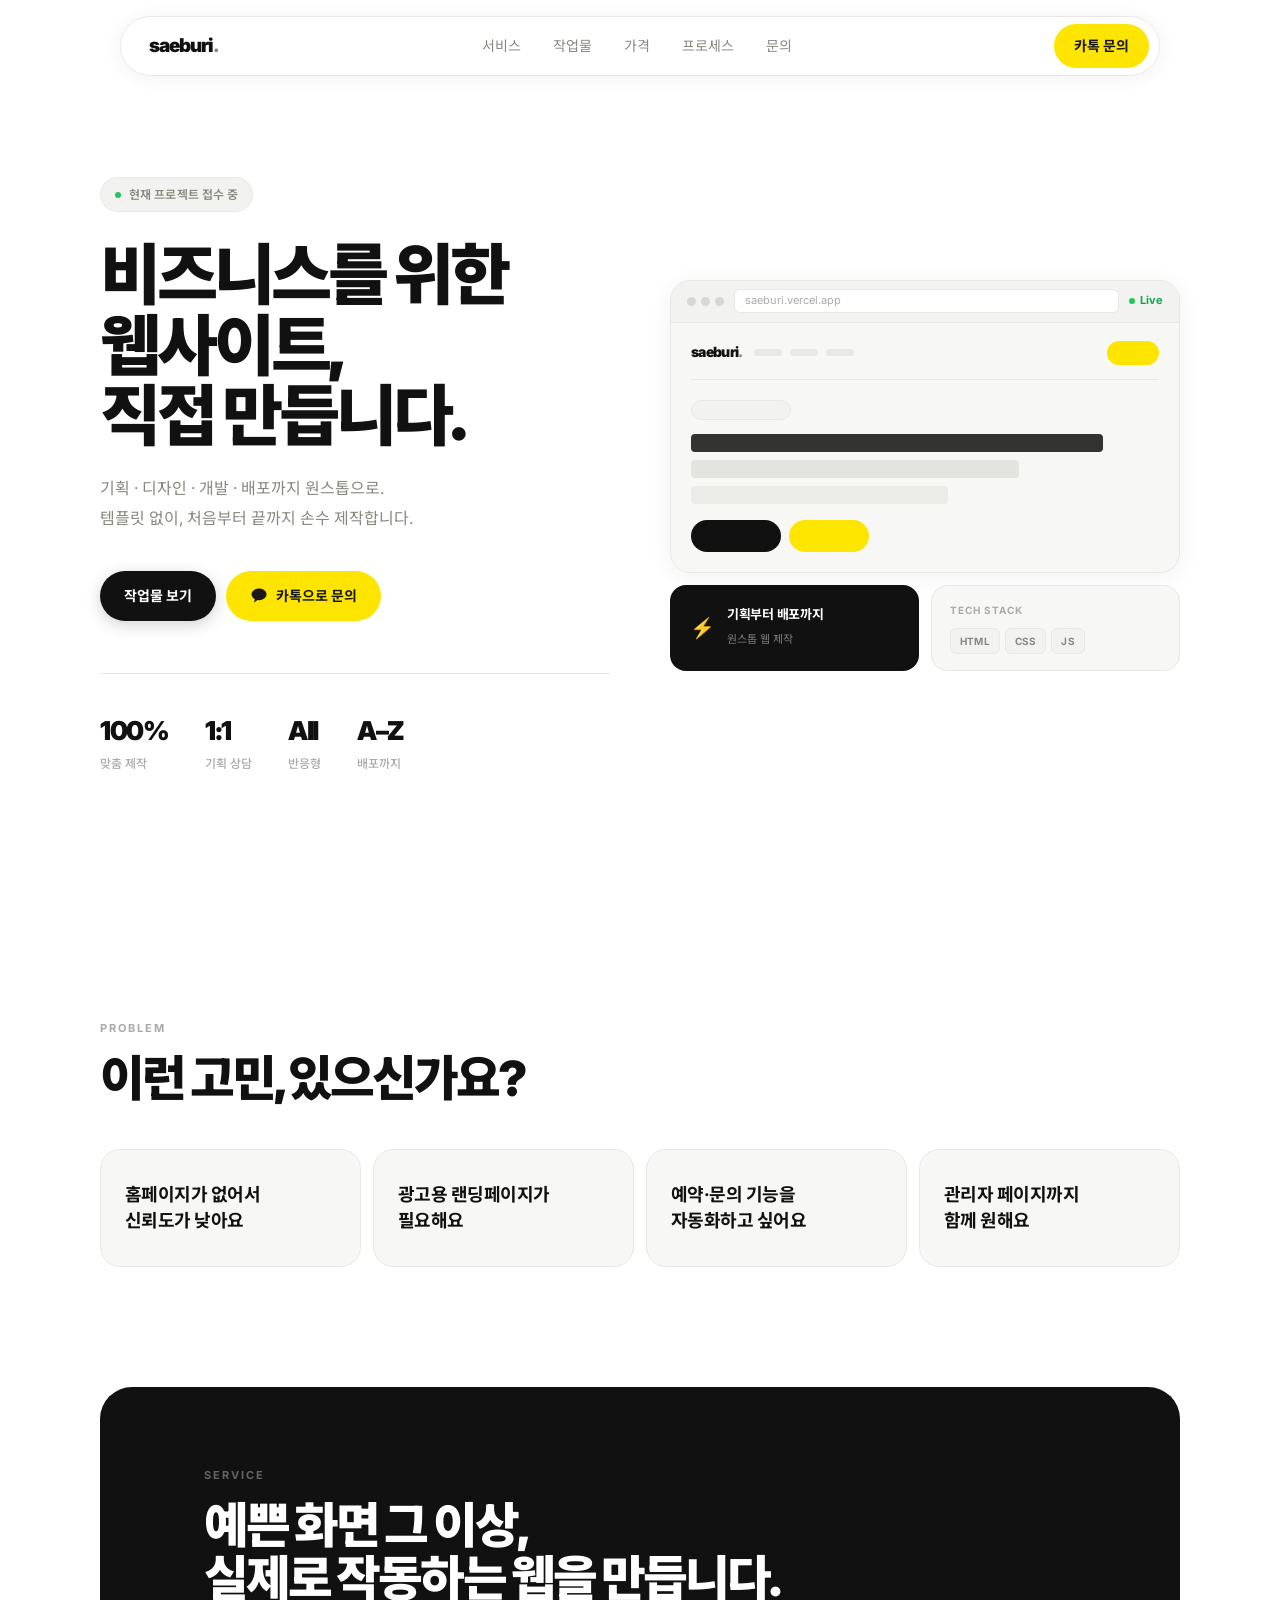
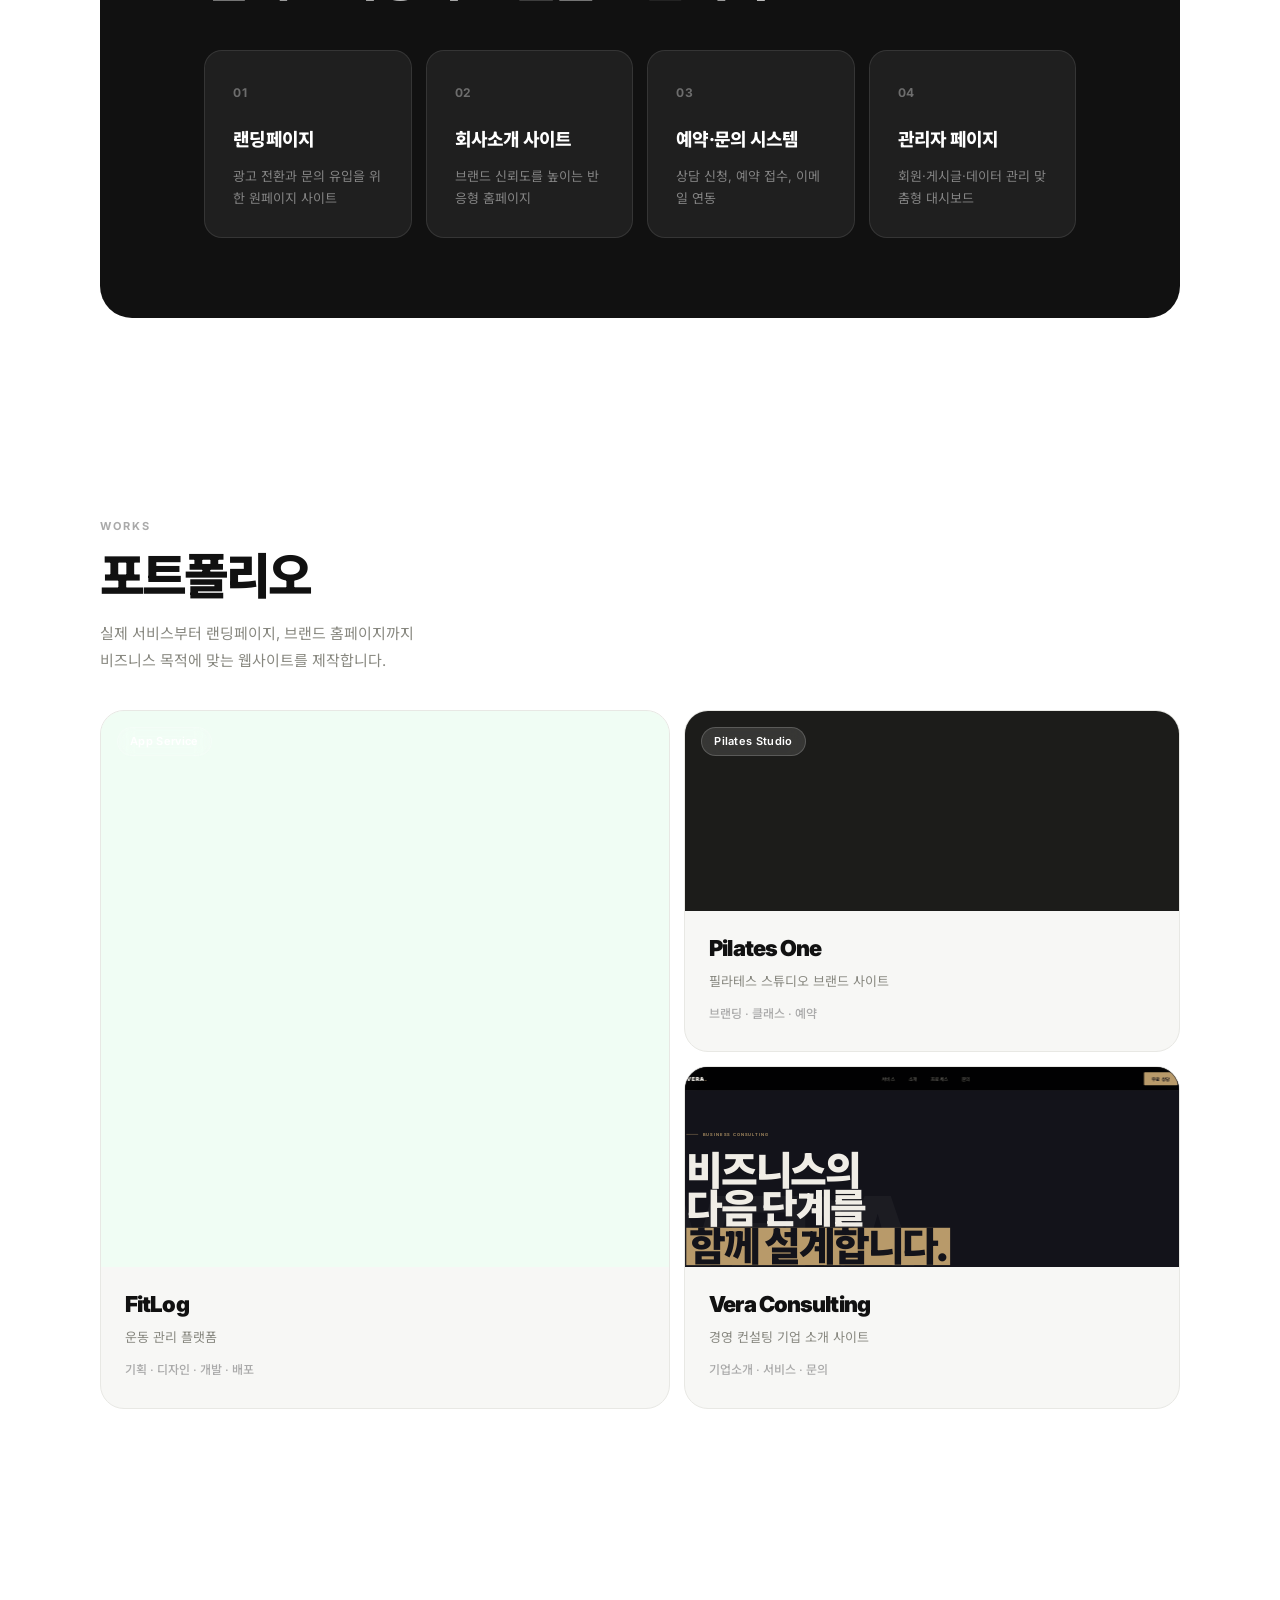
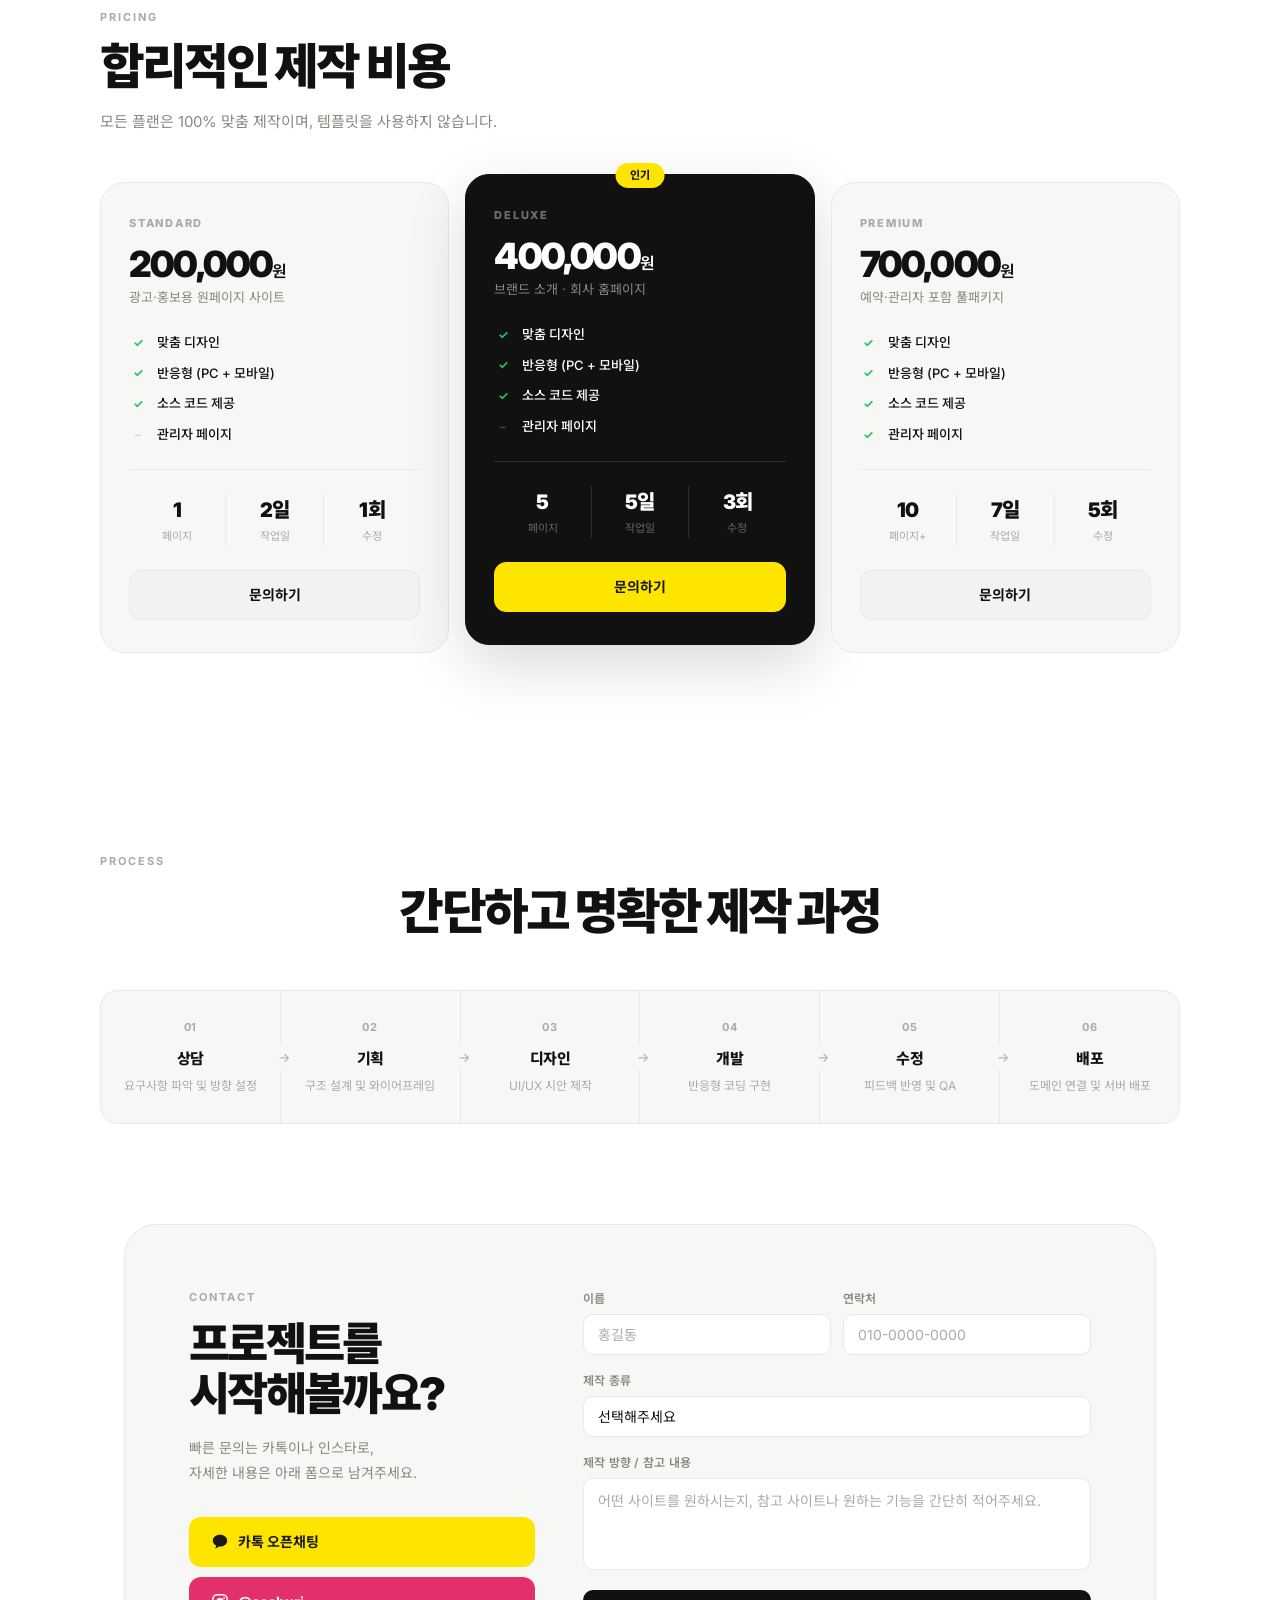
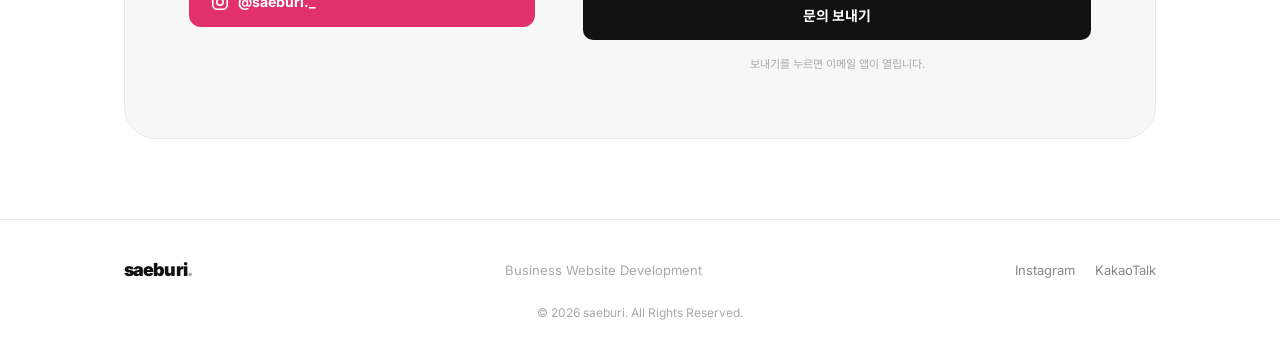
<file: index.html>
<!DOCTYPE html>
<html lang="ko">
<head>
  <meta charset="UTF-8" />
  <meta name="viewport" content="width=device-width, initial-scale=1.0" />
  <title>saeburi | 웹사이트 제작</title>
  <link rel="preconnect" href="https://fonts.googleapis.com">
  <link rel="preconnect" href="https://fonts.gstatic.com" crossorigin>
  <link href="https://fonts.googleapis.com/css2?family=Inter:wght@400;500;600;700;800;900&family=Noto+Sans+KR:wght@400;500;600;700;800;900&display=swap" rel="stylesheet">
  <link rel="stylesheet" href="style.css" />
</head>
<body>

  <!-- NAV -->
  <header class="nav-wrap">
    <nav class="nav">
      <a href="#home" class="nav-logo">saeburi<span class="dot">.</span></a>
      <ul class="nav-links">
        <li><a href="#service">서비스</a></li>
        <li><a href="#works">작업물</a></li>
        <li><a href="#pricing">가격</a></li>
        <li><a href="#process">프로세스</a></li>
        <li><a href="#contact">문의</a></li>
      </ul>
      <a href="https://open.kakao.com/o/szGfuDyi" target="_blank" class="nav-cta">카톡 문의</a>
    </nav>
  </header>

  <main>

    <!-- HERO -->
    <section id="home" class="hero">
      <div class="hero-inner">
        <div class="hero-badge">
          <span class="badge-dot"></span>
          현재 프로젝트 접수 중
        </div>
        <h1 class="hero-title">
          <span class="line">비즈니스를 위한</span>
          <span class="line grad">웹사이트,</span>
          <span class="line">직접 만듭니다.</span>
        </h1>
        <p class="hero-sub">
          기획 · 디자인 · 개발 · 배포까지 원스톱으로.<br>
          템플릿 없이, 처음부터 끝까지 손수 제작합니다.
        </p>
        <div class="hero-btns">
          <a href="#works" class="hbtn primary">작업물 보기</a>
          <a href="https://open.kakao.com/o/szGfuDyi" target="_blank" class="hbtn kakao">
            <svg width="18" height="18" viewBox="0 0 18 18" fill="none"><path d="M9 1.5C4.858 1.5 1.5 4.134 1.5 7.37c0 2.075 1.352 3.895 3.394 4.95l-.864 3.13 3.56-2.347A9.3 9.3 0 009 13.24c4.142 0 7.5-2.634 7.5-5.87S13.142 1.5 9 1.5z" fill="currentColor"/></svg>
            카톡으로 문의
          </a>
        </div>
        <div class="hero-stats">
          <div><b>100%</b><span>맞춤 제작</span></div>
          <div><b>1:1</b><span>기획 상담</span></div>
          <div><b>All</b><span>반응형</span></div>
          <div><b>A–Z</b><span>배포까지</span></div>
        </div>
      </div>
      <div class="hero-visual">
        <div class="hv-main-card">
          <div class="hvm-browser">
            <div class="hvm-dots"><span></span><span></span><span></span></div>
            <div class="hvm-url">saeburi.vercel.app</div>
            <div class="hvm-live"><span></span>Live</div>
          </div>
          <div class="hvm-body">
            <div class="hvm-nav-mock">
              <div class="hvm-brand">saeburi<span>.</span></div>
              <div class="hvm-nav-items"><i></i><i></i><i></i></div>
              <div class="hvm-nav-btn"></div>
            </div>
            <div class="hvm-hero-mock">
              <div class="hvm-badge-mock"></div>
              <div class="hvm-title-mock t1"></div>
              <div class="hvm-title-mock t2"></div>
              <div class="hvm-title-mock t3"></div>
              <div class="hvm-btn-mock-row">
                <div class="hvm-btn-mock dark"></div>
                <div class="hvm-btn-mock yellow"></div>
              </div>
            </div>
          </div>
        </div>
        <div class="hv-bottom-row">
          <div class="hv-info-card">
            <div class="hvic-icon">⚡</div>
            <div>
              <strong>기획부터 배포까지</strong>
              <span>원스톱 웹 제작</span>
            </div>
          </div>
          <div class="hv-stack-card">
            <span class="hvs-label">Tech Stack</span>
            <div class="hvs-tags">
              <span>HTML</span><span>CSS</span><span>JS</span>
            </div>
          </div>
        </div>
      </div>
    </section>

    <!-- PROBLEM -->
    <section class="problem-section">
      <div class="wrap">
        <div class="section-label">Problem</div>
        <h2 class="section-title">이런 고민, 있으신가요?</h2>
        <div class="bento">
          <div class="bento-card b1">홈페이지가 없어서<br>신뢰도가 낮아요</div>
          <div class="bento-card b2">광고용 랜딩페이지가<br>필요해요</div>
          <div class="bento-card b3">예약·문의 기능을<br>자동화하고 싶어요</div>
          <div class="bento-card b4">관리자 페이지까지<br>함께 원해요</div>
        </div>
      </div>
    </section>

    <!-- SERVICE -->
    <section id="service" class="service-section">
      <div class="wrap">
        <div class="section-label">Service</div>
        <h2 class="section-title">예쁜 화면 그 이상,<br>실제로 작동하는 웹을 만듭니다.</h2>
        <div class="service-grid">
          <div class="svc-card">
            <span class="svc-num">01</span>
            <h3>랜딩페이지</h3>
            <p>광고 전환과 문의 유입을 위한 원페이지 사이트</p>
          </div>
          <div class="svc-card">
            <span class="svc-num">02</span>
            <h3>회사소개 사이트</h3>
            <p>브랜드 신뢰도를 높이는 반응형 홈페이지</p>
          </div>
          <div class="svc-card">
            <span class="svc-num">03</span>
            <h3>예약·문의 시스템</h3>
            <p>상담 신청, 예약 접수, 이메일 연동</p>
          </div>
          <div class="svc-card">
            <span class="svc-num">04</span>
            <h3>관리자 페이지</h3>
            <p>회원·게시글·데이터 관리 맞춤형 대시보드</p>
          </div>
        </div>
      </div>
    </section>

    <!-- WORKS -->
    <section id="works" class="works-section">
      <div class="wrap">
        <div class="section-label">Works</div>
        <h2 class="section-title">포트폴리오</h2>
        <p class="works-desc">실제 서비스부터 랜딩페이지, 브랜드 홈페이지까지<br>비즈니스 목적에 맞는 웹사이트를 제작합니다.</p>
        <div class="works-grid">
          <article class="wk-card wk-large">
            <a href="https://fitlog-web-inky.vercel.app/" target="_blank" class="wk-link">
              <div class="wk-thumb fitlog">
                <div class="wk-badge">App Service</div>
                <div class="wk-hover">바로가기 →</div>
                <iframe
                  src="https://fitlog-web-inky.vercel.app/"
                  class="wk-iframe"
                  scrolling="no"
                  tabindex="-1"
                ></iframe>
              </div>
              <div class="wk-info">
                <h3>FitLog</h3>
                <p>운동 관리 플랫폼</p>
                <div class="wk-tags"><span>기획 · 디자인 · 개발 · 배포</span></div>
              </div>
            </a>
          </article>
          <article class="wk-card">
            <a href="https://pilates-one-iota.vercel.app" target="_blank" class="wk-link">
              <div class="wk-thumb pilates">
                <div class="wk-badge">Pilates Studio</div>
                <div class="wk-hover">바로가기 →</div>
                <iframe src="https://pilates-one-iota.vercel.app" class="wk-iframe" scrolling="no" tabindex="-1"></iframe>
              </div>
              <div class="wk-info">
                <h3>Pilates One</h3>
                <p>필라테스 스튜디오 브랜드 사이트</p>
                <div class="wk-tags"><span>브랜딩 · 클래스 · 예약</span></div>
              </div>
            </a>
          </article>
          <article class="wk-card">
            <a href="consulting.html" target="_blank" class="wk-link">
              <div class="wk-thumb consulting">
                <div class="wk-badge">Consulting</div>
                <div class="wk-hover">바로가기 →</div>
                <iframe src="consulting.html" class="wk-iframe" scrolling="no" tabindex="-1"></iframe>
              </div>
              <div class="wk-info">
                <h3>Vera Consulting</h3>
                <p>경영 컨설팅 기업 소개 사이트</p>
                <div class="wk-tags"><span>기업소개 · 서비스 · 문의</span></div>
              </div>
            </a>
          </article>
        </div>
      </div>
    </section>

    <!-- PRICING -->
    <section id="pricing" class="pricing-section">
      <div class="wrap">
        <div class="section-label">Pricing</div>
        <h2 class="section-title">합리적인 제작 비용</h2>
        <p class="pricing-desc">모든 플랜은 100% 맞춤 제작이며, 템플릿을 사용하지 않습니다.</p>
        <div class="pricing-grid">

          <div class="price-card">
            <div class="price-tier">STANDARD</div>
            <div class="price-amt">200,000<span>원</span></div>
            <p class="price-sub">광고·홍보용 원페이지 사이트</p>
            <ul class="price-list">
              <li><span class="pi on">✓</span> 맞춤 디자인</li>
              <li><span class="pi on">✓</span> 반응형 (PC + 모바일)</li>
              <li><span class="pi on">✓</span> 소스 코드 제공</li>
              <li><span class="pi off">–</span> 관리자 페이지</li>
            </ul>
            <div class="price-meta">
              <div><b>1</b><span>페이지</span></div>
              <div><b>2일</b><span>작업일</span></div>
              <div><b>1회</b><span>수정</span></div>
            </div>
            <a href="https://open.kakao.com/o/szGfuDyi" target="_blank" class="price-btn">문의하기</a>
          </div>

          <div class="price-card popular">
            <div class="price-popular-badge">인기</div>
            <div class="price-tier">DELUXE</div>
            <div class="price-amt">400,000<span>원</span></div>
            <p class="price-sub">브랜드 소개 · 회사 홈페이지</p>
            <ul class="price-list">
              <li><span class="pi on">✓</span> 맞춤 디자인</li>
              <li><span class="pi on">✓</span> 반응형 (PC + 모바일)</li>
              <li><span class="pi on">✓</span> 소스 코드 제공</li>
              <li><span class="pi off">–</span> 관리자 페이지</li>
            </ul>
            <div class="price-meta">
              <div><b>5</b><span>페이지</span></div>
              <div><b>5일</b><span>작업일</span></div>
              <div><b>3회</b><span>수정</span></div>
            </div>
            <a href="https://open.kakao.com/o/szGfuDyi" target="_blank" class="price-btn">문의하기</a>
          </div>

          <div class="price-card">
            <div class="price-tier">PREMIUM</div>
            <div class="price-amt">700,000<span>원</span></div>
            <p class="price-sub">예약·관리자 포함 풀패키지</p>
            <ul class="price-list">
              <li><span class="pi on">✓</span> 맞춤 디자인</li>
              <li><span class="pi on">✓</span> 반응형 (PC + 모바일)</li>
              <li><span class="pi on">✓</span> 소스 코드 제공</li>
              <li><span class="pi on">✓</span> 관리자 페이지</li>
            </ul>
            <div class="price-meta">
              <div><b>10</b><span>페이지+</span></div>
              <div><b>7일</b><span>작업일</span></div>
              <div><b>5회</b><span>수정</span></div>
            </div>
            <a href="https://open.kakao.com/o/szGfuDyi" target="_blank" class="price-btn">문의하기</a>
          </div>

        </div>
      </div>
    </section>

    <!-- PROCESS -->
    <section id="process" class="process-section">
      <div class="wrap">
        <div class="section-label">Process</div>
        <h2 class="section-title center">간단하고 명확한 제작 과정</h2>
        <div class="process-list">
          <div class="proc-item">
            <span class="proc-num">01</span>
            <strong>상담</strong>
            <p>요구사항 파악 및 방향 설정</p>
          </div>
          <div class="proc-item">
            <span class="proc-num">02</span>
            <strong>기획</strong>
            <p>구조 설계 및 와이어프레임</p>
          </div>
          <div class="proc-item">
            <span class="proc-num">03</span>
            <strong>디자인</strong>
            <p>UI/UX 시안 제작</p>
          </div>
          <div class="proc-item">
            <span class="proc-num">04</span>
            <strong>개발</strong>
            <p>반응형 코딩 구현</p>
          </div>
          <div class="proc-item">
            <span class="proc-num">05</span>
            <strong>수정</strong>
            <p>피드백 반영 및 QA</p>
          </div>
          <div class="proc-item">
            <span class="proc-num">06</span>
            <strong>배포</strong>
            <p>도메인 연결 및 서버 배포</p>
          </div>
        </div>
      </div>
    </section>

    <!-- CONTACT -->
    <section id="contact" class="contact-section">
      <div class="wrap contact-wrap">
        <div class="contact-left">
          <div class="section-label">Contact</div>
          <h2 class="contact-title">프로젝트를<br>시작해볼까요?</h2>
          <p class="contact-sub">빠른 문의는 카톡이나 인스타로,<br>자세한 내용은 아래 폼으로 남겨주세요.</p>
          <div class="contact-quick">
            <a href="https://open.kakao.com/o/szGfuDyi" target="_blank" class="cbtn kakao">
              <svg width="18" height="18" viewBox="0 0 20 20" fill="none"><path d="M10 2C5.582 2 2 4.926 2 8.52c0 2.306 1.502 4.328 3.771 5.5l-.96 3.48 3.956-2.608A10.3 10.3 0 0010 15.04c4.418 0 8-2.926 8-6.52S14.418 2 10 2z" fill="currentColor"/></svg>
              카톡 오픈채팅
            </a>
            <a href="https://instagram.com/saeburi._" target="_blank" class="cbtn insta">
              <svg width="18" height="18" viewBox="0 0 20 20" fill="none"><rect x="2" y="2" width="16" height="16" rx="5" stroke="currentColor" stroke-width="1.8"/><circle cx="10" cy="10" r="3.5" stroke="currentColor" stroke-width="1.8"/><circle cx="14.5" cy="5.5" r="1" fill="currentColor"/></svg>
              @saeburi._
            </a>
          </div>
        </div>
        <form class="contact-form" id="contactForm">
          <div class="form-row">
            <div class="form-group">
              <label for="f-name">이름</label>
              <input type="text" id="f-name" placeholder="홍길동" required />
            </div>
            <div class="form-group">
              <label for="f-contact">연락처</label>
              <input type="text" id="f-contact" placeholder="010-0000-0000" />
            </div>
          </div>
          <div class="form-group">
            <label for="f-type">제작 종류</label>
            <select id="f-type">
              <option value="" disabled selected>선택해주세요</option>
              <option>랜딩페이지</option>
              <option>회사소개 사이트</option>
              <option>예약·문의 시스템</option>
              <option>관리자 페이지</option>
              <option>기타</option>
            </select>
          </div>
          <div class="form-group">
            <label for="f-desc">제작 방향 / 참고 내용</label>
            <textarea id="f-desc" rows="4" placeholder="어떤 사이트를 원하시는지, 참고 사이트나 원하는 기능을 간단히 적어주세요."></textarea>
          </div>
          <button type="submit" class="form-submit">문의 보내기</button>
          <p class="form-note">보내기를 누르면 이메일 앱이 열립니다.</p>
        </form>
      </div>
    </section>

  </main>

  <footer class="footer">
    <div class="wrap footer-inner">
      <strong class="footer-logo">saeburi<span>.</span></strong>
      <span>Business Website Development</span>
      <div class="footer-links">
        <a href="https://instagram.com/saeburi._" target="_blank">Instagram</a>
        <a href="https://open.kakao.com/o/szGfuDyi" target="_blank">KakaoTalk</a>
      </div>
    </div>
    <p class="footer-copy">© 2026 saeburi. All Rights Reserved.</p>
  </footer>

  <script src="script.js"></script>
</body>
</html>
</file>
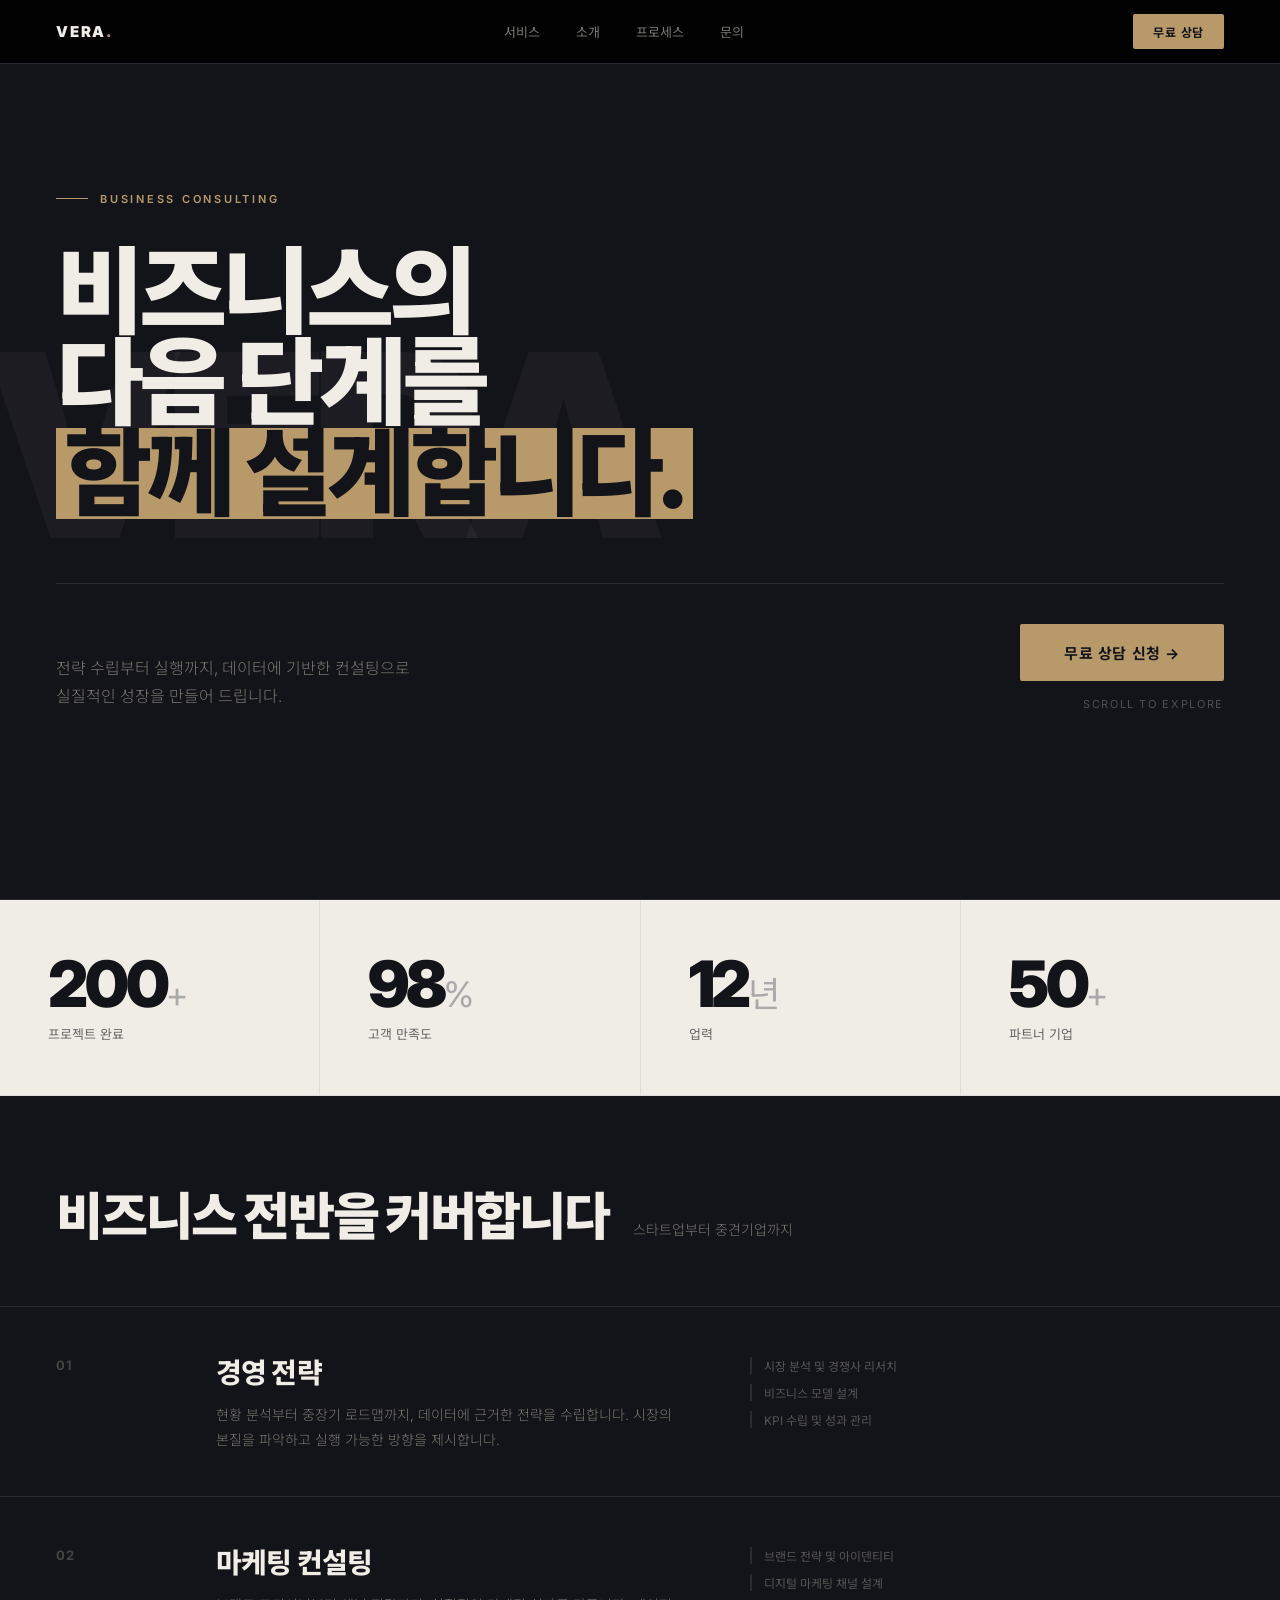
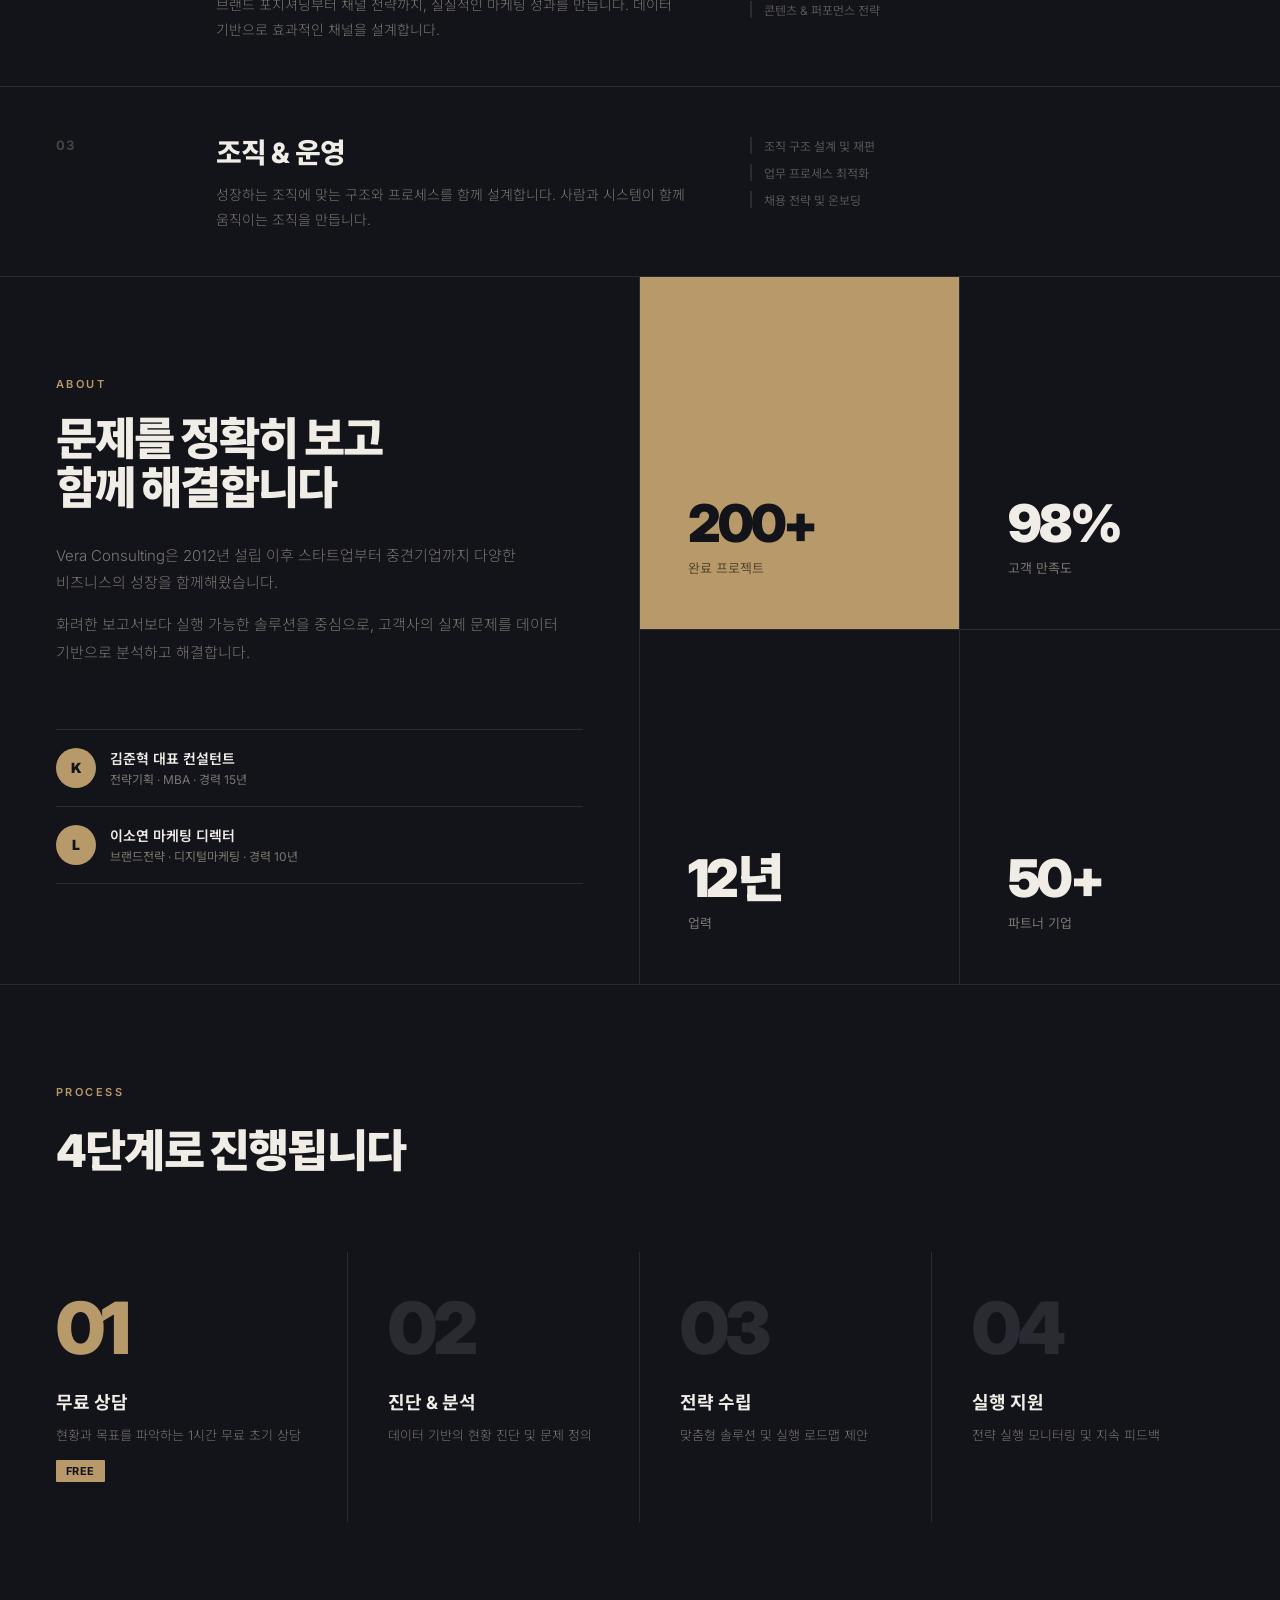
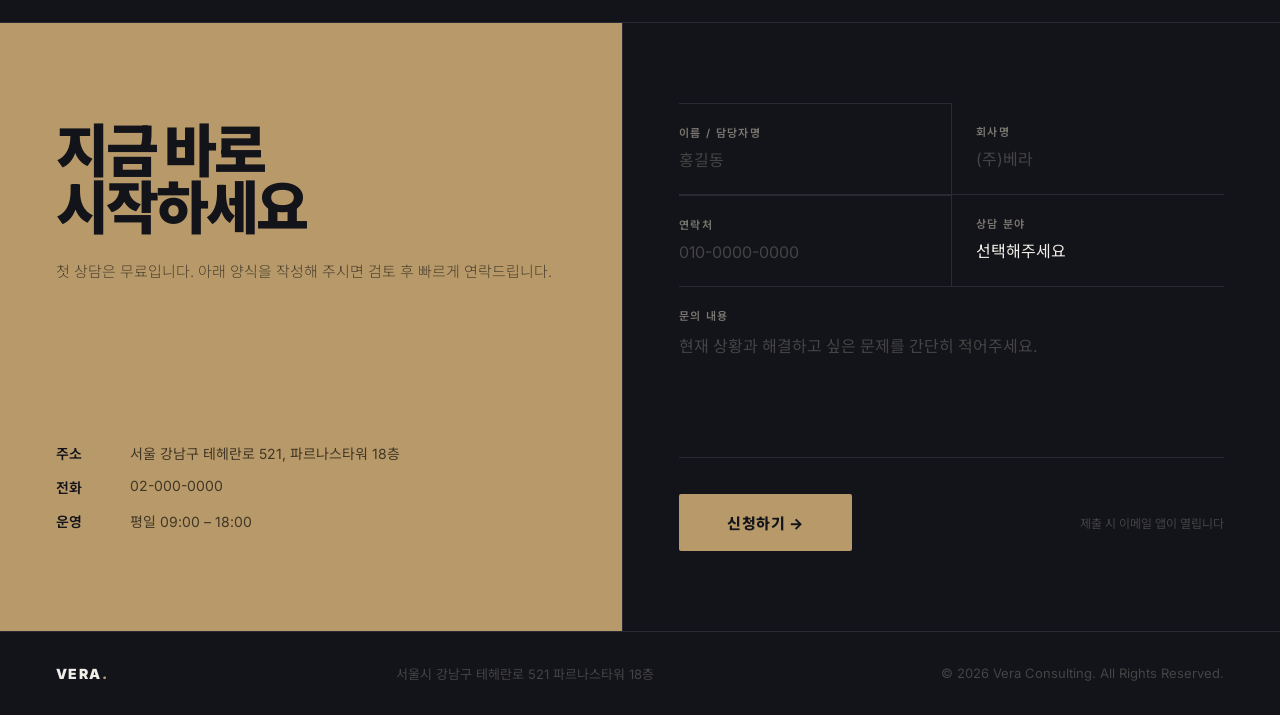
<file: consulting.html>
<!DOCTYPE html>
<html lang="ko">
<head>
  <meta charset="UTF-8"/>
  <meta name="viewport" content="width=device-width, initial-scale=1.0"/>
  <title>Vera Consulting | 베라 컨설팅</title>
  <link rel="preconnect" href="https://fonts.googleapis.com">
  <link rel="preconnect" href="https://fonts.gstatic.com" crossorigin>
  <link href="https://fonts.googleapis.com/css2?family=Inter:wght@300;400;500;600;700;800;900&family=Noto+Sans+KR:wght@300;400;500;600;700&display=swap" rel="stylesheet">
  <style>
    :root {
      --black: #13131a;
      --white: #f0ede6;
      --gray: #7a7870;
      --line: #2a2a32;
      --accent: #b89a6a;   /* muted warm gold */
    }
    *, *::before, *::after { box-sizing: border-box; margin: 0; padding: 0; }
    html { scroll-behavior: smooth; }
    body { font-family: 'Inter', 'Noto Sans KR', sans-serif; background: var(--black); color: var(--white); overflow-x: hidden; }
    a { text-decoration: none; color: inherit; }

    /* NAV */
    nav {
      position: fixed; top: 0; left: 0; right: 0; z-index: 100;
      display: flex; align-items: center; justify-content: space-between;
      padding: 0 56px; height: 64px;
      border-bottom: 1px solid var(--line);
      background: rgba(0,0,0,.92); backdrop-filter: blur(20px);
    }
    .nav-logo { font-size: 15px; font-weight: 900; letter-spacing: .12em; text-transform: uppercase; }
    .nav-logo span { color: var(--accent); }
    .nav-links { display: flex; gap: 36px; font-size: 13px; color: var(--gray); }
    .nav-links a:hover { color: var(--white); }
    .nav-cta {
      font-size: 12px; font-weight: 700; padding: 9px 20px; letter-spacing: .06em;
      background: var(--accent); color: var(--black); border-radius: 2px;
      transition: opacity .2s;
    }
    .nav-cta:hover { opacity: .85; }

    /* HERO */
    .hero {
      min-height: 100vh; padding-top: 64px;
      display: flex; flex-direction: column; justify-content: center;
      padding-bottom: 60px;
      position: relative; overflow: hidden;
      border-bottom: 1px solid var(--line);
    }
    .hero-bg-text {
      position: absolute; left: -12px; top: 50%; transform: translateY(-52%);
      font-size: clamp(160px, 20vw, 260px); font-weight: 900;
      color: rgba(255,255,255,.04); line-height: 1; letter-spacing: -.06em;
      pointer-events: none; user-select: none; white-space: nowrap;
    }
    .hero-inner {
      position: relative; z-index: 1;
      padding: 0 56px;
    }
    .hero-eyebrow {
      display: flex; align-items: center; gap: 12px;
      font-size: 11px; letter-spacing: .25em; text-transform: uppercase;
      color: var(--accent); margin-bottom: 40px; font-weight: 600;
    }
    .hero-eyebrow::before { content: ''; width: 32px; height: 1px; background: var(--accent); }
    .hero-title {
      font-size: clamp(56px, 7.5vw, 120px);
      font-weight: 900; line-height: .95;
      letter-spacing: -.05em; margin-bottom: 0;
    }
    .hero-title .line { display: block; overflow: hidden; }
    .hero-title .txt { display: block; }
    .hero-title .inv {
      display: inline-block;
      background: var(--accent); color: var(--black);
      padding: 0 12px; margin-left: -4px;
    }
    .hero-bottom {
      display: flex; align-items: flex-end; justify-content: space-between;
      margin-top: 64px; padding-top: 40px; border-top: 1px solid var(--line);
    }
    .hero-desc {
      font-size: 16px; color: var(--gray); line-height: 1.8;
      font-weight: 300; max-width: 420px; word-break: keep-all;
    }
    .hero-actions { display: flex; flex-direction: column; align-items: flex-end; gap: 16px; }
    .btn-accent {
      padding: 18px 44px; font-size: 15px; font-weight: 700; letter-spacing: .04em;
      background: var(--accent); color: var(--black); border-radius: 2px;
      transition: opacity .2s;
    }
    .btn-accent:hover { opacity: .85; }
    .hero-scroll-hint {
      font-size: 11px; color: rgba(255,255,255,.25); letter-spacing: .15em; text-transform: uppercase;
    }

    /* STATS BAND */
    .stats-band {
      background: var(--white); color: var(--black);
      display: flex; border-bottom: 1px solid #ddd;
    }
    .stat-block {
      flex: 1; padding: 52px 48px;
      border-right: 1px solid #ddd;
    }
    .stat-block:last-child { border-right: none; }
    .stat-num {
      font-size: clamp(44px, 5vw, 72px); font-weight: 900;
      letter-spacing: -.05em; line-height: 1; margin-bottom: 8px;
    }
    .stat-num span { color: #aaa; font-size: .55em; font-weight: 400; }
    .stat-label { font-size: 13px; color: #666; font-weight: 400; }

    /* SERVICES — full-width rows on black */
    .services-section {
      border-bottom: 1px solid var(--line);
    }
    .services-head {
      padding: 80px 56px 56px;
      display: flex; align-items: baseline; gap: 24px;
    }
    .services-head h2 {
      font-size: clamp(32px, 4vw, 56px); font-weight: 900; letter-spacing: -.04em;
    }
    .services-head p { font-size: 14px; color: var(--gray); font-weight: 300; }
    .svc-row {
      display: grid; grid-template-columns: 100px 1fr 1fr;
      gap: 0 60px; padding: 44px 56px;
      border-top: 1px solid var(--line);
      align-items: start;
      transition: background .25s;
      cursor: default;
    }
    .svc-row:hover { background: #0a0a0a; }
    .svc-row:hover .svc-row-num { color: var(--accent); }
    .svc-row-num {
      font-size: 13px; font-weight: 700; color: #444; letter-spacing: .06em;
      padding-top: 6px; transition: color .25s;
    }
    .svc-row-name { font-size: 28px; font-weight: 800; letter-spacing: -.03em; margin-bottom: 12px; }
    .svc-row-desc { font-size: 14px; color: var(--gray); line-height: 1.75; font-weight: 300; word-break: keep-all; }
    .svc-row-tags { display: flex; flex-direction: column; gap: 10px; padding-top: 6px; }
    .svc-tag {
      font-size: 12px; color: #555; padding-left: 12px;
      border-left: 2px solid var(--line);
      transition: border-color .25s, color .25s;
    }
    .svc-row:hover .svc-tag { border-color: var(--accent); color: #aaa; }

    /* ABOUT */
    .about-section {
      display: grid; grid-template-columns: 1fr 1fr;
      border-bottom: 1px solid var(--line);
    }
    .about-left {
      padding: 100px 56px; border-right: 1px solid var(--line);
      display: flex; flex-direction: column; justify-content: space-between;
    }
    .about-left-top .eyebrow {
      font-size: 11px; letter-spacing: .22em; text-transform: uppercase;
      color: var(--accent); font-weight: 600; margin-bottom: 24px;
    }
    .about-left-top h2 {
      font-size: clamp(28px, 3.5vw, 48px); font-weight: 900;
      letter-spacing: -.04em; line-height: 1.1; margin-bottom: 28px;
    }
    .about-left-top p { font-size: 15px; color: var(--gray); line-height: 1.85; font-weight: 300; word-break: keep-all; margin-bottom: 14px; }
    .about-team { display: flex; flex-direction: column; gap: 0; margin-top: 48px; }
    .team-row {
      display: flex; align-items: center; gap: 14px;
      padding: 18px 0; border-top: 1px solid var(--line);
    }
    .team-row:last-child { border-bottom: 1px solid var(--line); }
    .t-avatar {
      width: 40px; height: 40px; border-radius: 50%;
      background: var(--accent); flex-shrink: 0;
      display: flex; align-items: center; justify-content: center;
      font-size: 14px; font-weight: 900; color: var(--black);
    }
    .t-info h4 { font-size: 14px; font-weight: 600; }
    .t-info span { font-size: 12px; color: var(--gray); }
    .about-right {
      display: grid; grid-template-columns: 1fr 1fr; grid-template-rows: 1fr 1fr;
    }
    .a-card {
      padding: 52px 48px; border-bottom: 1px solid var(--line); border-right: 1px solid var(--line);
      display: flex; flex-direction: column; justify-content: flex-end;
    }
    .a-card:nth-child(even) { border-right: none; }
    .a-card:nth-child(3),
    .a-card:nth-child(4) { border-bottom: none; }
    .a-card.accent-card { background: var(--accent); color: var(--black); }
    .a-card.accent-card .a-label { color: rgba(0,0,0,.55); }
    .a-num { font-size: 52px; font-weight: 900; letter-spacing: -.05em; line-height: 1; margin-bottom: 8px; }
    .a-label { font-size: 13px; color: var(--gray); }

    /* PROCESS */
    .process-section {
      padding: 100px 56px;
      border-bottom: 1px solid var(--line);
    }
    .process-head { margin-bottom: 72px; }
    .process-head .eyebrow { font-size: 11px; letter-spacing: .22em; text-transform: uppercase; color: var(--accent); font-weight: 600; margin-bottom: 16px; }
    .process-head h2 { font-size: clamp(28px, 3.5vw, 52px); font-weight: 900; letter-spacing: -.04em; }
    .process-grid {
      display: grid; grid-template-columns: repeat(4, 1fr); gap: 0;
    }
    .p-step { padding: 40px 40px 40px 0; border-right: 1px solid var(--line); padding-right: 40px; margin-right: 0; position: relative; }
    .p-step:last-child { border-right: none; padding-left: 40px; padding-right: 0; }
    .p-step:not(:first-child) { padding-left: 40px; }
    .p-step-num {
      font-size: 72px; font-weight: 900; letter-spacing: -.05em;
      color: var(--line); line-height: 1; margin-bottom: 24px;
    }
    .p-step.active .p-step-num { color: var(--accent); }
    .p-step h3 { font-size: 18px; font-weight: 700; margin-bottom: 10px; }
    .p-step p { font-size: 13px; color: var(--gray); line-height: 1.7; font-weight: 300; }
    .p-free-tag {
      display: inline-block; margin-top: 14px;
      font-size: 11px; font-weight: 700; padding: 4px 10px;
      background: var(--accent); color: var(--black); border-radius: 1px; letter-spacing: .04em;
    }

    /* CONTACT */
    .contact-section {
      display: grid; grid-template-columns: 1fr 1fr;
    }
    .contact-left {
      padding: 100px 56px; border-right: 1px solid var(--line);
      background: var(--accent); color: var(--black);
      display: flex; flex-direction: column; justify-content: space-between;
    }
    .contact-left h2 {
      font-size: clamp(36px, 4.5vw, 64px); font-weight: 900;
      letter-spacing: -.05em; line-height: 1; margin-bottom: 20px;
    }
    .contact-left p { font-size: 15px; color: rgba(0,0,0,.6); line-height: 1.8; font-weight: 300; word-break: keep-all; }
    .contact-info-list { display: flex; flex-direction: column; gap: 14px; margin-top: 48px; }
    .ci-item { font-size: 14px; color: rgba(0,0,0,.65); display: flex; gap: 10px; }
    .ci-item strong { color: var(--black); font-weight: 600; min-width: 64px; }
    .contact-right { padding: 80px 56px; }
    .cf-form { display: flex; flex-direction: column; gap: 0; }
    .cf-field {
      display: flex; flex-direction: column; gap: 6px;
      padding: 20px 0; border-bottom: 1px solid var(--line);
    }
    .cf-field:first-child { border-top: 1px solid var(--line); }
    .cf-field label { font-size: 11px; letter-spacing: .12em; text-transform: uppercase; color: var(--gray); font-weight: 600; }
    .cf-field input,
    .cf-field select,
    .cf-field textarea {
      background: transparent; border: none; outline: none;
      font-size: 16px; color: var(--white); font-family: inherit;
      padding: 4px 0; resize: none; -webkit-appearance: none; appearance: none;
    }
    .cf-field input::placeholder, .cf-field textarea::placeholder { color: #444; }
    .cf-field select option { background: #111; }
    .cf-row-2 { display: grid; grid-template-columns: 1fr 1fr; gap: 0; }
    .cf-row-2 .cf-field:first-child { border-right: 1px solid var(--line); padding-right: 24px; }
    .cf-row-2 .cf-field:last-child { padding-left: 24px; }
    .cf-submit-row {
      display: flex; justify-content: space-between; align-items: center;
      margin-top: 36px;
    }
    .cf-submit {
      background: var(--accent); color: var(--black);
      border: none; padding: 18px 48px; font-size: 15px; font-weight: 800;
      letter-spacing: .04em; font-family: inherit; cursor: pointer;
      border-radius: 2px; transition: opacity .2s;
    }
    .cf-submit:hover { opacity: .85; }
    .cf-note { font-size: 12px; color: #444; }

    /* FOOTER */
    footer {
      padding: 32px 56px; border-top: 1px solid var(--line);
      display: flex; justify-content: space-between; align-items: center;
      font-size: 13px; color: #444;
    }
    .footer-logo { font-size: 14px; font-weight: 900; letter-spacing: .1em; text-transform: uppercase; color: var(--white); }
    .footer-logo span { color: var(--accent); }

    /* REVEAL */
    .reveal { opacity: 0; transform: translateY(24px); transition: opacity .6s cubic-bezier(.22,1,.36,1), transform .6s cubic-bezier(.22,1,.36,1); }
    .reveal.visible { opacity: 1; transform: none; }

    @media (max-width: 900px) {
      nav { padding: 0 24px; }
      .nav-links { display: none; }
      .hero-inner { padding: 0 24px; }
      .hero-bg-text { display: none; }
      .hero-bottom { flex-direction: column; align-items: flex-start; gap: 32px; }
      .hero-actions { align-items: flex-start; }
      .stats-band { flex-wrap: wrap; }
      .stat-block { flex: 0 0 50%; border-bottom: 1px solid #ddd; }
      .stat-block:nth-child(2n) { border-right: none; }
      .services-head { padding: 60px 24px 40px; flex-direction: column; gap: 12px; }
      .svc-row { grid-template-columns: 60px 1fr; padding: 36px 24px; }
      .svc-row-tags { display: none; }
      .about-section { grid-template-columns: 1fr; }
      .about-left { padding: 72px 24px; border-right: none; border-bottom: 1px solid var(--line); }
      .about-right { grid-template-columns: 1fr 1fr; }
      .process-section { padding: 72px 24px; }
      .process-grid { grid-template-columns: 1fr 1fr; }
      .p-step { padding: 28px 20px; }
      .p-step:not(:first-child) { padding-left: 20px; }
      .contact-section { grid-template-columns: 1fr; }
      .contact-left { padding: 72px 24px; border-right: none; border-bottom: 1px solid var(--line); }
      .contact-right { padding: 60px 24px; }
      footer { flex-direction: column; gap: 10px; text-align: center; padding: 28px 24px; }
    }
    @media (max-width: 580px) {
      .hero-title { font-size: 48px; }
      .hero-bottom { gap: 24px; }
      .stat-block { flex: 0 0 100%; border-right: none; }
      .svc-row { grid-template-columns: 1fr; }
      .svc-row-num { font-size: 12px; margin-bottom: -8px; }
      .about-right { grid-template-columns: 1fr; }
      .process-grid { grid-template-columns: 1fr; }
      .p-step { border-right: none; border-bottom: 1px solid var(--line); }
      .cf-row-2 { grid-template-columns: 1fr; }
      .cf-row-2 .cf-field:first-child { border-right: none; padding-right: 0; }
      .cf-row-2 .cf-field:last-child { padding-left: 0; }
      .cf-submit-row { flex-direction: column; gap: 12px; align-items: flex-start; }
    }
  </style>
</head>
<body>

  <nav>
    <div class="nav-logo">VERA<span>.</span></div>
    <div class="nav-links">
      <a href="#services">서비스</a>
      <a href="#about">소개</a>
      <a href="#process">프로세스</a>
      <a href="#contact">문의</a>
    </div>
    <a href="#contact" class="nav-cta">무료 상담</a>
  </nav>

  <!-- HERO -->
  <section class="hero" id="home">
    <div class="hero-bg-text">VERA</div>
    <div class="hero-inner">
      <div class="hero-eyebrow">Business Consulting</div>
      <h1 class="hero-title">
        <span class="line"><span class="txt">비즈니스의</span></span>
        <span class="line"><span class="txt">다음 단계를</span></span>
        <span class="line"><span class="txt inv">함께 설계합니다.</span></span>
      </h1>
      <div class="hero-bottom">
        <p class="hero-desc">전략 수립부터 실행까지, 데이터에 기반한 컨설팅으로<br>실질적인 성장을 만들어 드립니다.</p>
        <div class="hero-actions">
          <a href="#contact" class="btn-accent">무료 상담 신청 →</a>
          <span class="hero-scroll-hint">Scroll to explore</span>
        </div>
      </div>
    </div>
  </section>

  <!-- STATS BAND -->
  <div class="stats-band">
    <div class="stat-block reveal">
      <div class="stat-num">200<span>+</span></div>
      <div class="stat-label">프로젝트 완료</div>
    </div>
    <div class="stat-block reveal">
      <div class="stat-num">98<span>%</span></div>
      <div class="stat-label">고객 만족도</div>
    </div>
    <div class="stat-block reveal">
      <div class="stat-num">12<span>년</span></div>
      <div class="stat-label">업력</div>
    </div>
    <div class="stat-block reveal">
      <div class="stat-num">50<span>+</span></div>
      <div class="stat-label">파트너 기업</div>
    </div>
  </div>

  <!-- SERVICES -->
  <section class="services-section" id="services">
    <div class="services-head">
      <h2 class="reveal">비즈니스 전반을 커버합니다</h2>
      <p class="reveal">스타트업부터 중견기업까지</p>
    </div>
    <div class="svc-row reveal">
      <span class="svc-row-num">01</span>
      <div>
        <div class="svc-row-name">경영 전략</div>
        <div class="svc-row-desc">현황 분석부터 중장기 로드맵까지, 데이터에 근거한 전략을 수립합니다. 시장의 본질을 파악하고 실행 가능한 방향을 제시합니다.</div>
      </div>
      <div class="svc-row-tags">
        <span class="svc-tag">시장 분석 및 경쟁사 리서치</span>
        <span class="svc-tag">비즈니스 모델 설계</span>
        <span class="svc-tag">KPI 수립 및 성과 관리</span>
      </div>
    </div>
    <div class="svc-row reveal">
      <span class="svc-row-num">02</span>
      <div>
        <div class="svc-row-name">마케팅 컨설팅</div>
        <div class="svc-row-desc">브랜드 포지셔닝부터 채널 전략까지, 실질적인 마케팅 성과를 만듭니다. 데이터 기반으로 효과적인 채널을 설계합니다.</div>
      </div>
      <div class="svc-row-tags">
        <span class="svc-tag">브랜드 전략 및 아이덴티티</span>
        <span class="svc-tag">디지털 마케팅 채널 설계</span>
        <span class="svc-tag">콘텐츠 & 퍼포먼스 전략</span>
      </div>
    </div>
    <div class="svc-row reveal">
      <span class="svc-row-num">03</span>
      <div>
        <div class="svc-row-name">조직 & 운영</div>
        <div class="svc-row-desc">성장하는 조직에 맞는 구조와 프로세스를 함께 설계합니다. 사람과 시스템이 함께 움직이는 조직을 만듭니다.</div>
      </div>
      <div class="svc-row-tags">
        <span class="svc-tag">조직 구조 설계 및 재편</span>
        <span class="svc-tag">업무 프로세스 최적화</span>
        <span class="svc-tag">채용 전략 및 온보딩</span>
      </div>
    </div>
  </section>

  <!-- ABOUT -->
  <section class="about-section" id="about">
    <div class="about-left">
      <div class="about-left-top">
        <div class="eyebrow reveal">About</div>
        <h2 class="reveal">문제를 정확히 보고<br>함께 해결합니다</h2>
        <p class="reveal">Vera Consulting은 2012년 설립 이후 스타트업부터 중견기업까지 다양한 비즈니스의 성장을 함께해왔습니다.</p>
        <p class="reveal">화려한 보고서보다 실행 가능한 솔루션을 중심으로, 고객사의 실제 문제를 데이터 기반으로 분석하고 해결합니다.</p>
      </div>
      <div class="about-team">
        <div class="team-row reveal">
          <div class="t-avatar">K</div>
          <div class="t-info">
            <h4>김준혁 대표 컨설턴트</h4>
            <span>전략기획 · MBA · 경력 15년</span>
          </div>
        </div>
        <div class="team-row reveal">
          <div class="t-avatar">L</div>
          <div class="t-info">
            <h4>이소연 마케팅 디렉터</h4>
            <span>브랜드전략 · 디지털마케팅 · 경력 10년</span>
          </div>
        </div>
      </div>
    </div>
    <div class="about-right">
      <div class="a-card accent-card reveal">
        <div class="a-num">200+</div>
        <div class="a-label">완료 프로젝트</div>
      </div>
      <div class="a-card reveal">
        <div class="a-num">98%</div>
        <div class="a-label">고객 만족도</div>
      </div>
      <div class="a-card reveal">
        <div class="a-num">12년</div>
        <div class="a-label">업력</div>
      </div>
      <div class="a-card reveal">
        <div class="a-num">50+</div>
        <div class="a-label">파트너 기업</div>
      </div>
    </div>
  </section>

  <!-- PROCESS -->
  <section class="process-section" id="process">
    <div class="process-head">
      <div class="eyebrow reveal">Process</div>
      <h2 class="reveal">4단계로 진행됩니다</h2>
    </div>
    <div class="process-grid">
      <div class="p-step active reveal">
        <div class="p-step-num">01</div>
        <h3>무료 상담</h3>
        <p>현황과 목표를 파악하는 1시간 무료 초기 상담</p>
        <span class="p-free-tag">FREE</span>
      </div>
      <div class="p-step reveal">
        <div class="p-step-num">02</div>
        <h3>진단 & 분석</h3>
        <p>데이터 기반의 현황 진단 및 문제 정의</p>
      </div>
      <div class="p-step reveal">
        <div class="p-step-num">03</div>
        <h3>전략 수립</h3>
        <p>맞춤형 솔루션 및 실행 로드맵 제안</p>
      </div>
      <div class="p-step reveal">
        <div class="p-step-num">04</div>
        <h3>실행 지원</h3>
        <p>전략 실행 모니터링 및 지속 피드백</p>
      </div>
    </div>
  </section>

  <!-- CONTACT -->
  <section class="contact-section" id="contact">
    <div class="contact-left">
      <div>
        <h2>지금 바로<br>시작하세요</h2>
        <p>첫 상담은 무료입니다. 아래 양식을 작성해 주시면 검토 후 빠르게 연락드립니다.</p>
      </div>
      <div class="contact-info-list">
        <div class="ci-item"><strong>주소</strong>서울 강남구 테헤란로 521, 파르나스타워 18층</div>
        <div class="ci-item"><strong>전화</strong>02-000-0000</div>
        <div class="ci-item"><strong>운영</strong>평일 09:00 – 18:00</div>
      </div>
    </div>
    <div class="contact-right">
      <form class="cf-form" id="consultForm">
        <div class="cf-row-2">
          <div class="cf-field">
            <label>이름 / 담당자명</label>
            <input type="text" id="cf-name" placeholder="홍길동" />
          </div>
          <div class="cf-field">
            <label>회사명</label>
            <input type="text" id="cf-company" placeholder="(주)베라" />
          </div>
        </div>
        <div class="cf-row-2">
          <div class="cf-field">
            <label>연락처</label>
            <input type="text" id="cf-phone" placeholder="010-0000-0000" />
          </div>
          <div class="cf-field">
            <label>상담 분야</label>
            <select id="cf-type">
              <option value="" disabled selected>선택해주세요</option>
              <option>경영 전략</option>
              <option>마케팅 컨설팅</option>
              <option>조직 & 운영</option>
              <option>기타</option>
            </select>
          </div>
        </div>
        <div class="cf-field">
          <label>문의 내용</label>
          <textarea id="cf-desc" rows="5" placeholder="현재 상황과 해결하고 싶은 문제를 간단히 적어주세요."></textarea>
        </div>
        <div class="cf-submit-row">
          <button type="submit" class="cf-submit">신청하기 →</button>
          <span class="cf-note">제출 시 이메일 앱이 열립니다</span>
        </div>
      </form>
    </div>
  </section>

  <footer>
    <div class="footer-logo">VERA<span>.</span></div>
    <span>서울시 강남구 테헤란로 521 파르나스타워 18층</span>
    <span>© 2026 Vera Consulting. All Rights Reserved.</span>
  </footer>

  <script>
    const allReveal = document.querySelectorAll('.reveal');
    allReveal.forEach(el => {
      const siblings = Array.from(el.parentElement.children).filter(c => c.classList.contains('reveal'));
      el.style.transitionDelay = `${siblings.indexOf(el) * 55}ms`;
    });
    const io = new IntersectionObserver(entries => {
      entries.forEach(e => { if (e.isIntersecting) { e.target.classList.add('visible'); io.unobserve(e.target); } });
    }, { threshold: 0.08 });
    allReveal.forEach(el => io.observe(el));

    document.getElementById('consultForm').addEventListener('submit', function(e) {
      e.preventDefault();
      const name = document.getElementById('cf-name').value.trim();
      const company = document.getElementById('cf-company').value.trim();
      const phone = document.getElementById('cf-phone').value.trim();
      const type = document.getElementById('cf-type').value;
      const desc = document.getElementById('cf-desc').value.trim();
      const body = [`이름: ${name||'-'}`,`회사명: ${company||'-'}`,`연락처: ${phone||'-'}`,`상담 분야: ${type||'-'}`,'',`문의 내용:`,desc||'-'].join('\n');
      window.location.href = `mailto:dlatoquf1234@naver.com?subject=${encodeURIComponent(`[무료 상담 신청] ${name} / ${company}`)}&body=${encodeURIComponent(body)}`;
    });
  </script>
</body>
</html>
</file>
<file: style.css>
:root {
  --bg: #ffffff;
  --bg2: #f7f7f5;
  --surface: #f2f2f0;
  --border: #e8e8e4;
  --border2: #d8d8d2;
  --text: #111111;
  --muted: #888880;
  --subtle: #aaaaaa;
  --accent: #111111;
  --kakao: #FEE500;
  --kakao-text: #191919;
  --insta: #E1306C;
}

*, *::before, *::after { box-sizing: border-box; margin: 0; padding: 0; }
html { scroll-behavior: smooth; }
body {
  font-family: 'Inter', 'Noto Sans KR', sans-serif;
  background: var(--bg);
  color: var(--text);
  line-height: 1.6;
  overflow-x: hidden;
}
a { text-decoration: none; color: inherit; }

.wrap {
  width: min(1080px, calc(100% - 48px));
  margin: 0 auto;
}

/* ── NAV ── */
.nav-wrap {
  position: fixed;
  top: 16px;
  left: 50%;
  transform: translateX(-50%);
  width: min(1040px, calc(100% - 32px));
  z-index: 100;
  transition: top .3s;
}
.nav {
  background: rgba(255,255,255,.88);
  backdrop-filter: blur(20px);
  border: 1px solid var(--border);
  border-radius: 999px;
  height: 60px;
  display: flex;
  align-items: center;
  justify-content: space-between;
  padding: 0 10px 0 28px;
  box-shadow: 0 2px 20px rgba(0,0,0,.06);
}
.nav-logo {
  font-size: 19px;
  font-weight: 900;
  letter-spacing: -.05em;
  color: var(--text);
}
.nav-logo .dot { color: var(--muted); }
.nav-links {
  display: flex;
  list-style: none;
  gap: 32px;
}
.nav-links a {
  font-size: 14px;
  color: var(--muted);
  transition: color .2s;
}
.nav-links a:hover { color: var(--text); }
.nav-cta {
  background: var(--kakao);
  color: var(--kakao-text);
  font-size: 14px;
  font-weight: 700;
  padding: 11px 20px;
  border-radius: 999px;
  transition: opacity .2s;
}
.nav-cta:hover { opacity: .85; }

/* ── HERO ── */
.hero {
  min-height: 100vh;
  padding: 150px max(24px, calc((100vw - 1080px)/2)) 100px;
  display: grid;
  grid-template-columns: 1fr 1fr;
  gap: 60px;
  align-items: center;
}
.hero-badge {
  display: inline-flex;
  align-items: center;
  gap: 8px;
  background: var(--surface);
  border: 1px solid var(--border);
  color: var(--muted);
  font-size: 12px;
  font-weight: 600;
  padding: 7px 14px;
  border-radius: 999px;
  margin-bottom: 28px;
  letter-spacing: .01em;
}
.badge-dot {
  width: 6px; height: 6px;
  background: #22c55e;
  border-radius: 50%;
  animation: pulse 2.5s infinite;
}
@keyframes pulse {
  0%, 100% { opacity: 1; }
  50% { opacity: .4; }
}
.hero-title {
  font-size: clamp(42px, 5.2vw, 76px);
  font-weight: 900;
  line-height: 1.06;
  letter-spacing: -.06em;
  margin-bottom: 22px;
  color: var(--text);
}
.hero-title .line { display: block; }
.hero-title .light { color: var(--muted); font-weight: 400; }
.hero-sub {
  font-size: 16px;
  color: var(--muted);
  line-height: 1.85;
  margin-bottom: 38px;
}
.hero-btns {
  display: flex;
  gap: 10px;
  flex-wrap: wrap;
  margin-bottom: 52px;
}
.hbtn {
  display: inline-flex;
  align-items: center;
  gap: 8px;
  height: 50px;
  padding: 0 24px;
  border-radius: 999px;
  font-size: 14px;
  font-weight: 700;
  transition: transform .2s, box-shadow .2s, opacity .2s;
}
.hbtn:hover { transform: translateY(-2px); }
.hbtn.primary {
  background: var(--text);
  color: #fff;
  box-shadow: 0 4px 16px rgba(0,0,0,.18);
}
.hbtn.primary:hover { box-shadow: 0 8px 24px rgba(0,0,0,.22); }
.hbtn.kakao {
  background: var(--kakao);
  color: var(--kakao-text);
}
.hero-stats {
  display: flex;
  gap: 36px;
  padding-top: 36px;
  border-top: 1px solid var(--border);
}
.hero-stats div { display: flex; flex-direction: column; gap: 2px; }
.hero-stats b {
  font-size: 26px;
  font-weight: 900;
  letter-spacing: -.05em;
}
.hero-stats span { font-size: 12px; color: var(--subtle); font-weight: 500; }

/* Hero Visual */
.hero-visual { display: flex; flex-direction: column; gap: 12px; }

/* Main browser card */
.hv-main-card {
  background: var(--bg2);
  border: 1px solid var(--border);
  border-radius: 20px;
  overflow: hidden;
  box-shadow: 0 4px 24px rgba(0,0,0,.06);
}
.hvm-browser {
  background: var(--surface);
  height: 42px;
  display: flex;
  align-items: center;
  gap: 10px;
  padding: 0 16px;
  border-bottom: 1px solid var(--border);
}
.hvm-dots { display: flex; gap: 5px; }
.hvm-dots span {
  width: 9px; height: 9px;
  border-radius: 50%;
  background: var(--border2);
}
.hvm-url {
  flex: 1;
  background: var(--bg);
  border: 1px solid var(--border);
  border-radius: 6px;
  height: 24px;
  font-size: 11px;
  color: var(--subtle);
  display: flex;
  align-items: center;
  padding: 0 10px;
}
.hvm-live {
  display: flex;
  align-items: center;
  gap: 5px;
  font-size: 11px;
  font-weight: 700;
  color: #16a34a;
}
.hvm-live span {
  width: 6px; height: 6px;
  background: #22c55e;
  border-radius: 50%;
  animation: pulse 2.5s infinite;
}
.hvm-body { padding: 18px 20px 20px; }
.hvm-nav-mock {
  display: flex;
  align-items: center;
  gap: 12px;
  margin-bottom: 20px;
  padding-bottom: 14px;
  border-bottom: 1px solid var(--border);
}
.hvm-brand {
  font-size: 14px;
  font-weight: 900;
  letter-spacing: -.05em;
  color: var(--text);
}
.hvm-brand span { color: var(--muted); }
.hvm-nav-items { display: flex; gap: 8px; flex: 1; }
.hvm-nav-items i {
  display: block;
  width: 28px; height: 7px;
  background: var(--border);
  border-radius: 99px;
}
.hvm-nav-btn {
  width: 52px; height: 24px;
  background: var(--kakao);
  border-radius: 99px;
}
.hvm-badge-mock {
  width: 100px; height: 20px;
  background: var(--surface);
  border: 1px solid var(--border);
  border-radius: 99px;
  margin-bottom: 14px;
}
.hvm-title-mock {
  height: 18px;
  background: var(--text);
  border-radius: 4px;
  margin-bottom: 8px;
}
.hvm-title-mock.t1 { width: 88%; opacity: .85; }
.hvm-title-mock.t2 { width: 70%; opacity: .6; background: var(--border2); }
.hvm-title-mock.t3 { width: 55%; opacity: .4; background: var(--border2); }
.hvm-btn-mock-row { display: flex; gap: 8px; margin-top: 16px; }
.hvm-btn-mock {
  height: 32px;
  border-radius: 99px;
}
.hvm-btn-mock.dark { width: 90px; background: var(--text); }
.hvm-btn-mock.yellow { width: 80px; background: var(--kakao); }

/* Bottom row */
.hv-bottom-row {
  display: grid;
  grid-template-columns: 1fr 1fr;
  gap: 12px;
}
.hv-info-card {
  background: var(--text);
  border-radius: 16px;
  padding: 18px 20px;
  display: flex;
  align-items: center;
  gap: 12px;
  color: #fff;
}
.hvic-icon { font-size: 20px; }
.hv-info-card strong {
  display: block;
  font-size: 13px;
  font-weight: 700;
  letter-spacing: -.02em;
}
.hv-info-card span {
  font-size: 11px;
  color: rgba(255,255,255,.45);
}
.hv-stack-card {
  background: var(--bg2);
  border: 1px solid var(--border);
  border-radius: 16px;
  padding: 16px 18px;
}
.hvs-label {
  display: block;
  font-size: 10px;
  font-weight: 700;
  letter-spacing: .1em;
  text-transform: uppercase;
  color: var(--subtle);
  margin-bottom: 10px;
}
.hvs-tags { display: flex; flex-wrap: wrap; gap: 5px; }
.hvs-tags span {
  font-size: 10px;
  font-weight: 700;
  background: var(--surface);
  border: 1px solid var(--border);
  color: var(--muted);
  padding: 4px 9px;
  border-radius: 6px;
  letter-spacing: .02em;
}

/* ── SECTION COMMON ── */
.section-label {
  font-size: 11px;
  font-weight: 700;
  letter-spacing: .18em;
  text-transform: uppercase;
  color: var(--subtle);
  margin-bottom: 14px;
}
.section-title {
  font-size: clamp(30px, 3.8vw, 50px);
  font-weight: 900;
  letter-spacing: -.06em;
  line-height: 1.1;
  margin-bottom: 44px;
}
.section-title.center { text-align: center; margin-bottom: 52px; }

/* ── PROBLEM ── */
.problem-section { padding: 120px 0; }
.bento {
  display: grid;
  grid-template-columns: repeat(4, 1fr);
  gap: 12px;
}
.bento-card {
  background: var(--bg2);
  border: 1px solid var(--border);
  border-radius: 20px;
  padding: 32px 24px;
  font-size: 18px;
  font-weight: 700;
  line-height: 1.45;
  letter-spacing: -.03em;
  color: var(--text);
  transition: border-color .25s, transform .25s;
}
.bento-card:hover {
  border-color: var(--border2);
  transform: translateY(-4px);
}

/* ── SERVICE ── */
.service-section {
  background: var(--text);
  border-radius: 32px;
  width: min(1080px, calc(100% - 48px));
  margin: 0 auto 100px;
  padding: 80px;
}
.service-section .section-label { color: rgba(255,255,255,.35); }
.service-section .section-title { color: #fff; }
.service-grid {
  display: grid;
  grid-template-columns: repeat(4, 1fr);
  gap: 14px;
}
.svc-card {
  background: rgba(255,255,255,.06);
  border: 1px solid rgba(255,255,255,.1);
  border-radius: 18px;
  padding: 28px;
  transition: background .25s, transform .25s;
}
.svc-card:hover {
  background: rgba(255,255,255,.1);
  transform: translateY(-4px);
}
.svc-num {
  font-size: 12px;
  font-weight: 700;
  color: rgba(255,255,255,.35);
  letter-spacing: .08em;
}
.svc-card h3 {
  font-size: 18px;
  font-weight: 800;
  letter-spacing: -.04em;
  margin: 22px 0 10px;
  color: #fff;
}
.svc-card p {
  font-size: 13px;
  color: rgba(255,255,255,.45);
  line-height: 1.7;
}

/* ── WORKS ── */
.works-section { padding: 100px 0; }
.works-grid {
  display: grid;
  grid-template-columns: 1.15fr 1fr;
  gap: 14px;
}
.wk-card {
  background: var(--bg2);
  border: 1px solid var(--border);
  border-radius: 24px;
  overflow: hidden;
  transition: transform .3s, box-shadow .3s;
}
.wk-card:hover {
  transform: translateY(-5px);
  box-shadow: 0 16px 48px rgba(0,0,0,.08);
}
.wk-card.wk-large {
  grid-row: span 2;
  display: flex;
  flex-direction: column;
}
.wk-card.wk-large .wk-link {
  flex: 1;
  display: flex;
  flex-direction: column;
}
.wk-thumb {
  position: relative;
  height: 200px;
  overflow: hidden;
  background: #f2f2f0;
}
.wk-card.wk-large .wk-thumb {
  flex: 1;
  height: auto;
  min-height: 300px;
}
.wk-thumb.fitlog     { background: #f0fdf4; }
.wk-thumb.pilates    { background: #1c1c1a; }
.wk-thumb.consulting { background: #000000; }
.wk-badge {
  position: absolute;
  top: 16px; left: 16px;
  background: rgba(255,255,255,.12);
  backdrop-filter: blur(8px);
  border: 1px solid rgba(255,255,255,.18);
  color: #fff;
  font-size: 11px;
  font-weight: 600;
  padding: 5px 12px;
  border-radius: 999px;
  letter-spacing: .03em;
}
.wk-link { display: block; color: inherit; }
.wk-iframe {
  position: absolute;
  top: 0;
  left: 50%;
  margin-left: -720px;
  width: 1440px;
  height: 900px;
  border: none;
  transform: scale(0.37);
  transform-origin: top center;
  pointer-events: none;
}
.wk-card.wk-large .wk-iframe {
  transform: scale(0.6);
}
.wk-hover {
  position: absolute;
  bottom: 16px; right: 16px;
  background: rgba(255,255,255,.15);
  backdrop-filter: blur(8px);
  border: 1px solid rgba(255,255,255,.2);
  color: #fff;
  font-size: 12px;
  font-weight: 600;
  padding: 6px 14px;
  border-radius: 999px;
  opacity: 0;
  transform: translateY(4px);
  transition: opacity .25s, transform .25s;
}
.wk-card:hover .wk-hover { opacity: 1; transform: translateY(0); }
.works-desc {
  font-size: 15px;
  color: var(--muted);
  line-height: 1.8;
  margin-top: -28px;
  margin-bottom: 36px;
}
.wk-tags { margin-top: 8px; }
.wk-tags span {
  font-size: 12px;
  color: var(--subtle);
  font-weight: 500;
}
.wk-info { padding: 20px 24px 26px; }
.wk-info h3 {
  font-size: 22px;
  font-weight: 900;
  letter-spacing: -.04em;
  margin-bottom: 5px;
}
.wk-info p { font-size: 13px; color: var(--muted); }

/* ── PRICING ── */
.pricing-section { padding: 100px 0; }
.pricing-desc {
  font-size: 15px;
  color: var(--muted);
  margin-top: -28px;
  margin-bottom: 48px;
}
.pricing-grid {
  display: grid;
  grid-template-columns: repeat(3, 1fr);
  gap: 16px;
  align-items: start;
}
.price-card {
  background: var(--bg2);
  border: 1px solid var(--border);
  border-radius: 24px;
  padding: 32px 28px;
  position: relative;
  transition: transform .25s, box-shadow .25s;
}
.price-card:hover { transform: translateY(-6px); box-shadow: 0 16px 48px rgba(0,0,0,.08); }
.price-card.popular {
  background: var(--text);
  border-color: var(--text);
  color: #fff;
  transform: translateY(-8px);
  box-shadow: 0 20px 60px rgba(0,0,0,.15);
}
.price-card.popular:hover { transform: translateY(-14px); }
.price-popular-badge {
  position: absolute;
  top: -12px;
  left: 50%;
  transform: translateX(-50%);
  background: var(--kakao);
  color: var(--kakao-text);
  font-size: 11px;
  font-weight: 800;
  padding: 4px 14px;
  border-radius: 99px;
  letter-spacing: .04em;
}
.price-tier {
  font-size: 11px;
  font-weight: 800;
  letter-spacing: .16em;
  color: var(--subtle);
  margin-bottom: 14px;
}
.price-card.popular .price-tier { color: rgba(255,255,255,.4); }
.price-amt {
  font-size: 36px;
  font-weight: 900;
  letter-spacing: -.05em;
  margin-bottom: 6px;
  line-height: 1;
}
.price-amt span { font-size: 16px; font-weight: 600; }
.price-sub {
  font-size: 13px;
  color: var(--muted);
  margin-bottom: 24px;
  line-height: 1.5;
}
.price-card.popular .price-sub { color: rgba(255,255,255,.5); }
.price-list {
  list-style: none;
  display: flex;
  flex-direction: column;
  gap: 10px;
  margin-bottom: 24px;
  padding-bottom: 24px;
  border-bottom: 1px solid var(--border);
}
.price-card.popular .price-list { border-color: rgba(255,255,255,.12); }
.price-list li {
  display: flex;
  align-items: center;
  gap: 10px;
  font-size: 13px;
  font-weight: 500;
}
.pi {
  font-size: 12px;
  font-weight: 700;
  width: 18px;
  text-align: center;
  flex-shrink: 0;
}
.pi.on { color: #22c55e; }
.pi.off { color: var(--border2); }
.price-card.popular .pi.off { color: rgba(255,255,255,.2); }
.price-meta {
  display: flex;
  gap: 0;
  margin-bottom: 24px;
}
.price-meta div {
  flex: 1;
  display: flex;
  flex-direction: column;
  gap: 2px;
  text-align: center;
}
.price-meta div:not(:last-child) {
  border-right: 1px solid var(--border);
}
.price-card.popular .price-meta div:not(:last-child) { border-color: rgba(255,255,255,.12); }
.price-meta b {
  font-size: 20px;
  font-weight: 900;
  letter-spacing: -.04em;
}
.price-meta span {
  font-size: 11px;
  color: var(--subtle);
}
.price-card.popular .price-meta span { color: rgba(255,255,255,.35); }
.price-btn {
  display: block;
  text-align: center;
  background: var(--surface);
  border: 1px solid var(--border);
  color: var(--text);
  font-size: 14px;
  font-weight: 700;
  padding: 13px;
  border-radius: 12px;
  transition: background .2s, transform .2s;
}
.price-btn:hover { background: var(--border); transform: translateY(-1px); }
.price-card.popular .price-btn {
  background: var(--kakao);
  border-color: var(--kakao);
  color: var(--kakao-text);
}
.price-card.popular .price-btn:hover { opacity: .9; }

/* ── PROCESS ── */
.process-section { padding: 100px 0; }
.process-list {
  display: flex;
  gap: 0;
}
.proc-item {
  flex: 1;
  background: var(--bg2);
  border: 1px solid var(--border);
  border-right: none;
  padding: 28px 16px;
  text-align: center;
  transition: background .25s, transform .25s;
  position: relative;
}
.proc-item:first-child { border-radius: 18px 0 0 18px; }
.proc-item:last-child  { border-radius: 0 18px 18px 0; border-right: 1px solid var(--border); }
.proc-item:not(:last-child)::after {
  content: '→';
  position: absolute;
  right: -10px;
  top: 50%;
  transform: translateY(-50%);
  font-size: 13px;
  color: var(--subtle);
  z-index: 1;
  background: var(--bg2);
  padding: 2px 0;
}
.proc-item:hover {
  background: var(--bg);
  z-index: 2;
}
.proc-num {
  display: block;
  font-size: 11px;
  font-weight: 700;
  color: var(--subtle);
  margin-bottom: 10px;
  letter-spacing: .08em;
}
.proc-item strong {
  display: block;
  font-size: 15px;
  font-weight: 800;
  letter-spacing: -.03em;
  margin-bottom: 6px;
}
.proc-item p { font-size: 12px; color: var(--subtle); line-height: 1.5; }

/* ── CONTACT ── */
.contact-section {
  width: min(1080px, calc(100% - 48px));
  margin: 0 auto 80px;
}
.contact-wrap {
  display: grid;
  grid-template-columns: 1fr 1.2fr;
  gap: 48px;
  align-items: start;
  background: var(--bg2);
  border: 1px solid var(--border);
  border-radius: 32px;
  padding: 64px 64px;
}
.contact-left { display: flex; flex-direction: column; }
.contact-title {
  font-size: clamp(30px, 3.5vw, 48px);
  font-weight: 900;
  letter-spacing: -.06em;
  line-height: 1.1;
  margin-bottom: 16px;
}
.contact-sub {
  font-size: 14px;
  color: var(--muted);
  line-height: 1.8;
  margin-bottom: 32px;
}
.contact-quick {
  display: flex;
  flex-direction: column;
  gap: 10px;
  margin-bottom: 24px;
}
.cbtn {
  display: inline-flex;
  align-items: center;
  gap: 9px;
  height: 50px;
  padding: 0 22px;
  border-radius: 12px;
  font-size: 14px;
  font-weight: 700;
  transition: transform .2s, opacity .2s;
}
.cbtn:hover { transform: translateY(-2px); opacity: .9; }
.cbtn.kakao { background: var(--kakao); color: var(--kakao-text); }
.cbtn.insta { background: var(--insta); color: #fff; }
.contact-mail {
  font-size: 12px;
  color: var(--subtle);
  margin-top: auto;
  padding-top: 20px;
  border-top: 1px solid var(--border);
}

/* ── FORM ── */
.contact-form {
  display: flex;
  flex-direction: column;
  gap: 16px;
}
.form-row {
  display: grid;
  grid-template-columns: 1fr 1fr;
  gap: 12px;
}
.form-group {
  display: flex;
  flex-direction: column;
  gap: 6px;
}
.form-group label {
  font-size: 12px;
  font-weight: 600;
  color: var(--muted);
  letter-spacing: .02em;
}
.form-group input,
.form-group select,
.form-group textarea {
  background: var(--bg);
  border: 1px solid var(--border);
  border-radius: 10px;
  padding: 11px 14px;
  font-size: 14px;
  font-family: inherit;
  color: var(--text);
  outline: none;
  transition: border-color .2s;
  resize: none;
  appearance: none;
  -webkit-appearance: none;
}
.form-group input::placeholder,
.form-group textarea::placeholder { color: var(--subtle); }
.form-group input:focus,
.form-group select:focus,
.form-group textarea:focus {
  border-color: var(--border2);
}
.form-group select { cursor: pointer; }
.form-submit {
  background: var(--text);
  color: #fff;
  border: none;
  border-radius: 10px;
  height: 50px;
  font-size: 14px;
  font-weight: 700;
  font-family: inherit;
  cursor: pointer;
  transition: opacity .2s, transform .2s;
  margin-top: 4px;
}
.form-submit:hover { opacity: .85; transform: translateY(-1px); }
.form-note {
  font-size: 11px;
  color: var(--subtle);
  text-align: center;
}

/* ── FOOTER ── */
.footer {
  padding: 36px max(24px, calc((100vw - 1080px)/2)) 30px;
  border-top: 1px solid var(--border);
}
.footer-inner {
  display: flex;
  align-items: center;
  justify-content: space-between;
  margin-bottom: 18px;
}
.footer-logo {
  font-size: 18px;
  font-weight: 900;
  letter-spacing: -.05em;
}
.footer-logo span { color: var(--subtle); }
.footer-inner > span { font-size: 13px; color: var(--subtle); }
.footer-links { display: flex; gap: 20px; }
.footer-links a {
  font-size: 13px;
  color: var(--muted);
  transition: color .2s;
}
.footer-links a:hover { color: var(--text); }
.footer-copy { font-size: 12px; color: var(--subtle); text-align: center; }

/* ── REVEAL ── */
.reveal {
  opacity: 0;
  transform: translateY(22px);
  transition: opacity .65s cubic-bezier(.2,.8,.2,1), transform .65s cubic-bezier(.2,.8,.2,1);
}
.reveal.visible { opacity: 1; transform: none; }

/* ── RESPONSIVE ── */
@media (max-width: 960px) {
  .hero {
    grid-template-columns: 1fr;
    padding-top: 110px;
    padding-bottom: 72px;
    gap: 40px;
  }
  .hero-visual {
    order: -1;
    max-width: 480px;
    margin: 0 auto;
    width: 100%;
  }
}

@media (max-width: 900px) {
  .nav-links { display: none; }
  .hero-title { font-size: 42px; }
  .hero-sub { font-size: 15px; }
  .hero-stats { gap: 24px; }
  .hero-stats b { font-size: 22px; }

  .problem-section { padding: 80px 0; }
  .bento { grid-template-columns: 1fr 1fr; }
  .bento-card { font-size: 16px; padding: 26px 20px; }

  .service-section { padding: 60px 28px; border-radius: 24px; }
  .service-grid { grid-template-columns: 1fr 1fr; }

  .works-section { padding: 80px 0; }
  .works-grid { grid-template-columns: 1fr; }
  .wk-card.wk-large { grid-row: auto; display: block; }
  .wk-card.wk-large .wk-link { display: block; }
  .wk-card.wk-large .wk-thumb { height: 220px; flex: none; }

  .process-section { padding: 80px 0; }
  .process-list { flex-wrap: wrap; }
  .proc-item { flex: 1 1 calc(33.33% - 2px); min-width: 0; border-right: 1px solid var(--border); border-radius: 0; }
  .proc-item:first-child { border-radius: 18px 0 0 0; }
  .proc-item:nth-child(3) { border-radius: 0 18px 0 0; }
  .proc-item:nth-child(4) { border-radius: 0 0 0 18px; }
  .proc-item:last-child { border-radius: 0 0 18px 0; }
  .proc-item:not(:last-child)::after { display: none; }

  .contact-section { margin-bottom: 60px; }
  .contact-wrap { grid-template-columns: 1fr; padding: 44px 32px; gap: 32px; }
  .contact-title { font-size: 34px; }

  .footer-inner { flex-direction: column; align-items: flex-start; gap: 12px; }
}

@media (max-width: 580px) {
  .nav { padding: 0 8px 0 20px; }
  .nav-logo { font-size: 17px; }
  .nav-cta { font-size: 13px; padding: 10px 16px; }

  .hero { padding-top: 100px; padding-bottom: 60px; }
  .hero-title { font-size: 34px; letter-spacing: -.05em; }
  .hero-sub { font-size: 14px; }
  .hero-btns { flex-direction: column; }
  .hbtn { justify-content: center; width: 100%; }
  .hero-stats { gap: 18px; flex-wrap: wrap; }
  .hero-stats b { font-size: 20px; }

  .section-title { font-size: 28px; }

  .bento { grid-template-columns: 1fr; }
  .bento-card { font-size: 15px; min-height: auto; padding: 24px 20px; }

  .service-section { padding: 48px 20px; border-radius: 20px; }
  .service-grid { grid-template-columns: 1fr; }
  .svc-card h3 { font-size: 17px; }

  .wk-info h3 { font-size: 20px; }

  .proc-item { flex: 1 1 calc(50% - 2px); }
  .proc-item:first-child { border-radius: 18px 0 0 0; }
  .proc-item:nth-child(2) { border-radius: 0 18px 0 0; }
  .proc-item:nth-child(3) { border-radius: 0; }
  .proc-item:nth-child(5) { border-radius: 0 0 0 18px; }
  .proc-item:last-child { border-radius: 0 0 18px 0; }
  .proc-item strong { font-size: 14px; }
  .proc-item p { display: none; }

  .contact-wrap { padding: 36px 20px; border-radius: 20px; }
  .contact-title { font-size: 28px; }
  .contact-quick { flex-direction: column; }
  .cbtn { width: 100%; justify-content: center; }
  .form-row { grid-template-columns: 1fr; }

  .footer-links { display: none; }
  .footer-copy { font-size: 12px; }
}
</file>
